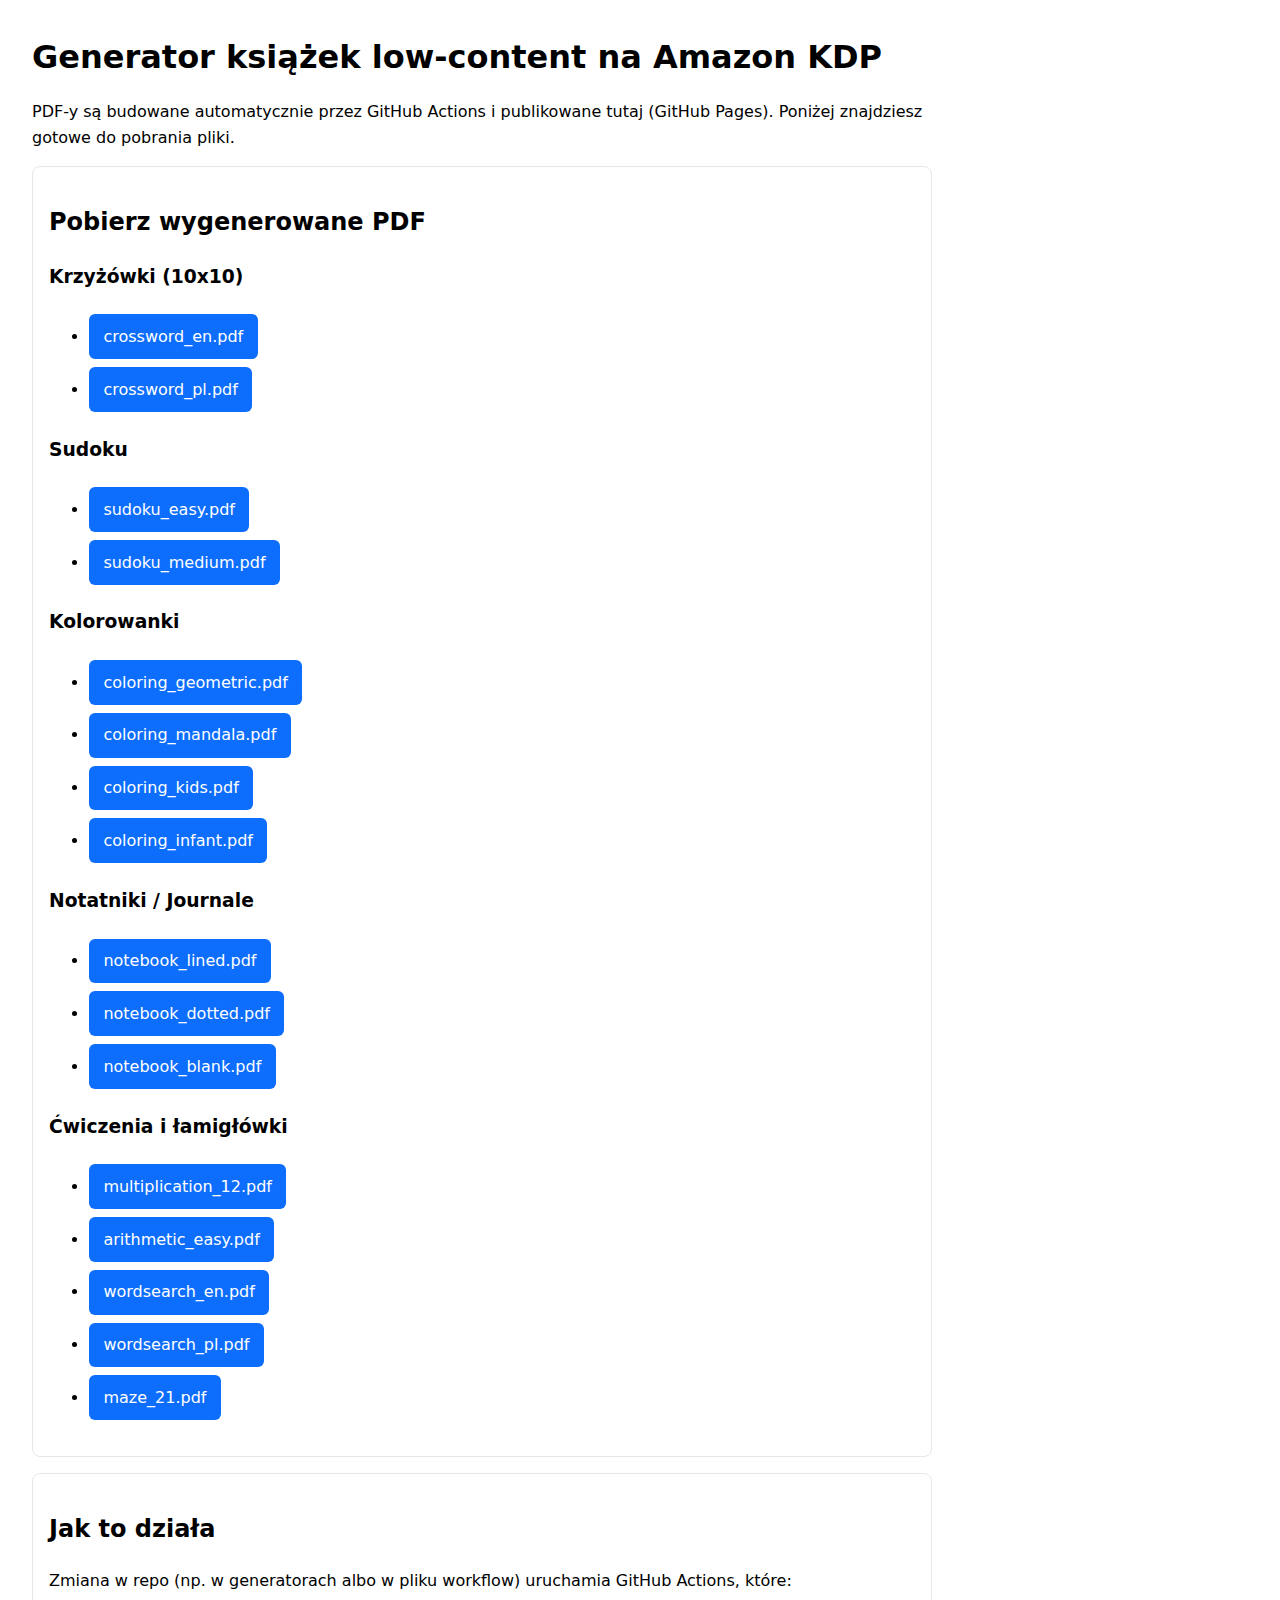
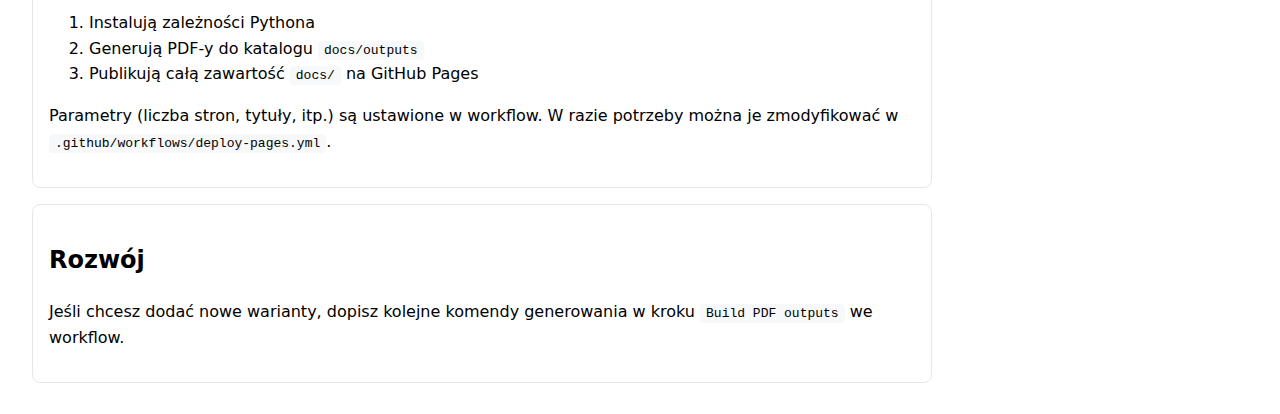
<file: docs/index.html>
<!doctype html>
<html lang="pl">
<head>
  <meta charset="utf-8" />
  <meta name="viewport" content="width=device-width, initial-scale=1" />
  <title>KDP Low-Content Generator</title>
  <style>
    body { font-family: system-ui, sans-serif; margin: 2rem; line-height: 1.6; max-width: 900px; }
    h1 { margin-bottom: 0.25rem; }
    code { background: #f6f8fa; padding: 2px 6px; border-radius: 4px; }
    pre { background: #0b1020; color: #e5e7eb; padding: 1rem; border-radius: 8px; overflow: auto; }
    a.button { display: inline-block; margin: 0.25rem 0; padding: 0.6rem 0.9rem; background: #0d6efd; color: white; text-decoration: none; border-radius: 6px; }
    .card { border: 1px solid #e5e7eb; border-radius: 8px; padding: 1rem; margin: 1rem 0; }
    ul { margin-top: 0.25rem; }
  </style>
</head>
<body>
  <h1>Generator książek low-content na Amazon KDP</h1>
  <p>PDF-y są budowane automatycznie przez GitHub Actions i publikowane tutaj (GitHub Pages). Poniżej znajdziesz gotowe do pobrania pliki.</p>

  <div class="card">
    <h2>Pobierz wygenerowane PDF</h2>
    <h3>Krzyżówki (10x10)</h3>
    <ul>
      <li><a class="button" href="outputs/crossword_en.pdf">crossword_en.pdf</a></li>
      <li><a class="button" href="outputs/crossword_pl.pdf">crossword_pl.pdf</a></li>
    </ul>
    <h3>Sudoku</h3>
    <ul>
      <li><a class="button" href="outputs/sudoku_easy.pdf">sudoku_easy.pdf</a></li>
      <li><a class="button" href="outputs/sudoku_medium.pdf">sudoku_medium.pdf</a></li>
    </ul>
    <h3>Kolorowanki</h3>
    <ul>
      <li><a class="button" href="outputs/coloring_geometric.pdf">coloring_geometric.pdf</a></li>
      <li><a class="button" href="outputs/coloring_mandala.pdf">coloring_mandala.pdf</a></li>
      <li><a class="button" href="outputs/coloring_kids.pdf">coloring_kids.pdf</a></li>
      <li><a class="button" href="outputs/coloring_infant.pdf">coloring_infant.pdf</a></li>
    </ul>
    <h3>Notatniki / Journale</h3>
    <ul>
      <li><a class="button" href="outputs/notebook_lined.pdf">notebook_lined.pdf</a></li>
      <li><a class="button" href="outputs/notebook_dotted.pdf">notebook_dotted.pdf</a></li>
      <li><a class="button" href="outputs/notebook_blank.pdf">notebook_blank.pdf</a></li>
    </ul>
    <h3>Ćwiczenia i łamigłówki</h3>
    <ul>
      <li><a class="button" href="outputs/multiplication_12.pdf">multiplication_12.pdf</a></li>
      <li><a class="button" href="outputs/arithmetic_easy.pdf">arithmetic_easy.pdf</a></li>
      <li><a class="button" href="outputs/wordsearch_en.pdf">wordsearch_en.pdf</a></li>
      <li><a class="button" href="outputs/wordsearch_pl.pdf">wordsearch_pl.pdf</a></li>
      <li><a class="button" href="outputs/maze_21.pdf">maze_21.pdf</a></li>
    </ul>
  </div>

  <div class="card">
    <h2>Jak to działa</h2>
    <p>Zmiana w repo (np. w generatorach albo w pliku workflow) uruchamia GitHub Actions, które:</p>
    <ol>
      <li>Instalują zależności Pythona</li>
      <li>Generują PDF-y do katalogu <code>docs/outputs</code></li>
      <li>Publikują całą zawartość <code>docs/</code> na GitHub Pages</li>
    </ol>
    <p>Parametry (liczba stron, tytuły, itp.) są ustawione w workflow. W razie potrzeby można je zmodyfikować w <code>.github/workflows/deploy-pages.yml</code>.</p>
  </div>

  <div class="card">
    <h2>Rozwój</h2>
    <p>Jeśli chcesz dodać nowe warianty, dopisz kolejne komendy generowania w kroku <code>Build PDF outputs</code> we workflow.</p>
  </div>
</body>
</html>
</file>
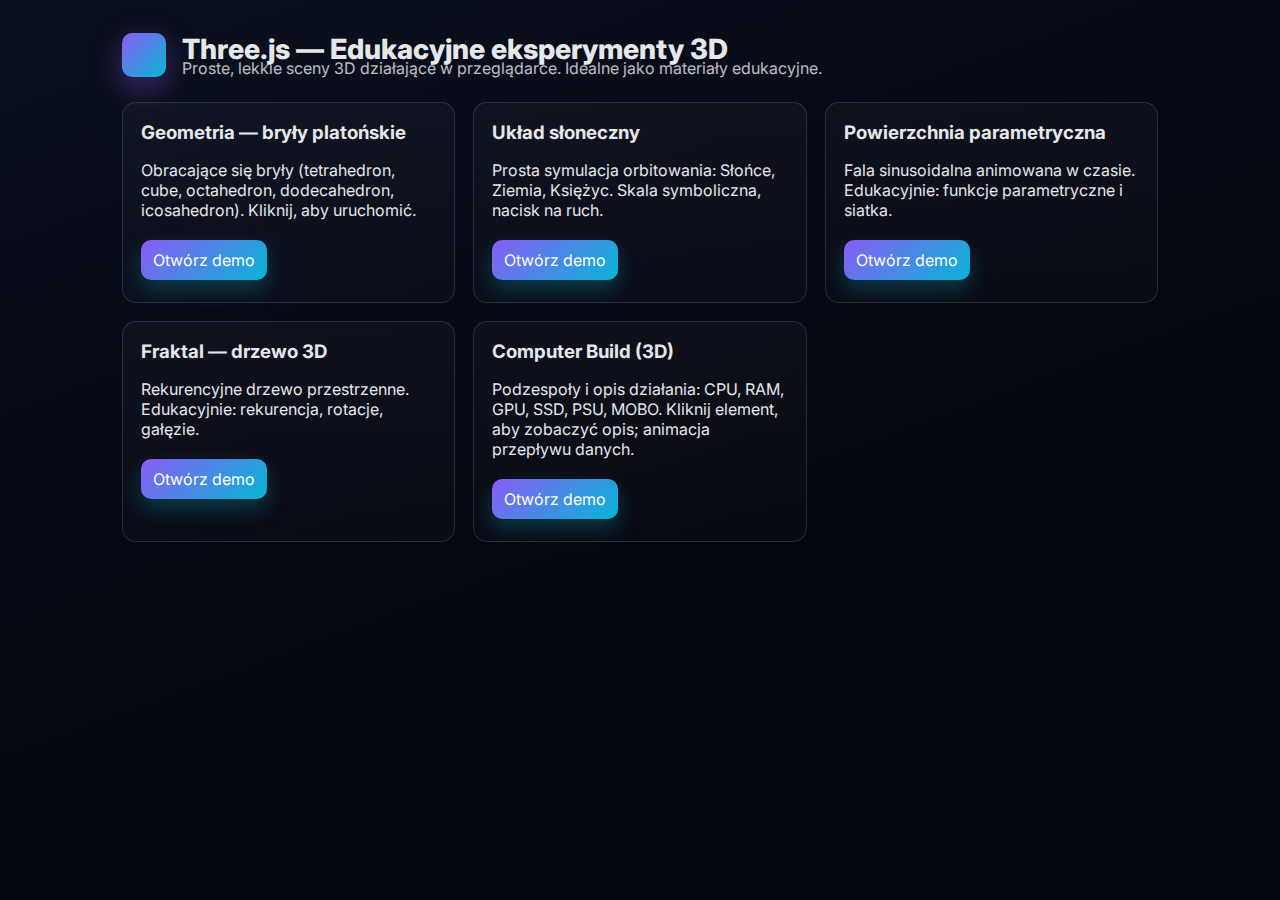
<file: docs/three/index.html>
<!doctype html>
<html lang="pl">
<head>
  <meta charset="utf-8" />
  <meta name="viewport" content="width=device-width, initial-scale=1" />
  <title>3D Experiments — Three.js</title>
  <link rel="stylesheet" href="../assets/style.css" />
</head>
<body>
  <div class="container">
    <div class="header">
      <div class="logo"></div>
      <div>
        <div class="title">Three.js — Edukacyjne eksperymenty 3D</div>
        <div class="subtitle">Proste, lekkie sceny 3D działające w przeglądarce. Idealne jako materiały edukacyjne.</div>
      </div>
    </div>

    <div class="grid">
      <div class="card">
        <h3>Geometria — bryły platońskie</h3>
        <p>Obracające się bryły (tetrahedron, cube, octahedron, dodecahedron, icosahedron). Kliknij, aby uruchomić.</p>
        <a class="button" href="shapes.html">Otwórz demo</a>
      </div>

      <div class="card">
        <h3>Układ słoneczny</h3>
        <p>Prosta symulacja orbitowania: Słońce, Ziemia, Księżyc. Skala symboliczna, nacisk na ruch.</p>
        <a class="button" href="solar.html">Otwórz demo</a>
      </div>

      <div class="card">
        <h3>Powierzchnia parametryczna</h3>
        <p>Fala sinusoidalna animowana w czasie. Edukacyjnie: funkcje parametryczne i siatka.</p>
        <a class="button" href="parametric.html">Otwórz demo</a>
      </div>

      <div class="card">
        <h3>Fraktal — drzewo 3D</h3>
        <p>Rekurencyjne drzewo przestrzenne. Edukacyjnie: rekurencja, rotacje, gałęzie.</p>
        <a class="button" href="fractal.html">Otwórz demo</a>
      </div>

      <div class="card">
        <h3>Computer Build (3D)</h3>
        <p>Podzespoły i opis działania: CPU, RAM, GPU, SSD, PSU, MOBO. Kliknij element, aby zobaczyć opis; animacja przepływu danych.</p>
        <a class="button" href="computer.html">Otwórz demo</a>
      </div>
    </div>

  </div>
</body>
</html>
</file>
<file: docs/assets/style.css>
@import url('https://fonts.googleapis.com/css2?family=Inter:wght@400;600;800&family=IBM+Plex+Mono:wght@400;600&display=swap');

:root{
  --bg:#0b1020; /* deep navy */
  --panel:#0f172a; /* slate-900 */
  --muted:#1e293b; /* slate-800 */
  --text:#e5e7eb; /* gray-200 */
  --accent:#8b5cf6; /* violet-500 */
  --accent-2:#06b6d4; /* cyan-500 */
  --link:#38bdf8; /* sky-400 */
}

*{box-sizing:border-box}
html,body{height:100%}
body{
  margin:0; padding:0; background:linear-gradient(160deg, var(--bg), #05070f 60%);
  font-family: 'Inter', system-ui, -apple-system, Segoe UI, Roboto, Helvetica, Arial, sans-serif;
  color:var(--text);
}
.container{max-width:1100px; margin:0 auto; padding:32px}
.header{display:flex; align-items:center; gap:16px; margin-bottom:24px}
.logo{width:44px; height:44px; border-radius:10px; background:linear-gradient(135deg, var(--accent), var(--accent-2)); box-shadow:0 10px 30px rgba(139,92,246,.4)}
.title{font-weight:800; font-size:28px}
.subtitle{opacity:.8; margin-top:-8px}
.grid{display:grid; grid-template-columns:repeat(auto-fill,minmax(280px,1fr)); gap:18px}
.card{background:linear-gradient(180deg, rgba(255,255,255,.03), rgba(255,255,255,.02)); border:1px solid rgba(148,163,184,.2); border-radius:14px; padding:18px}
.card h3{margin:0 0 10px 0}
.button{display:inline-flex; align-items:center; gap:8px; margin:.25rem 0; padding:10px 12px; background:linear-gradient(135deg, var(--accent), var(--accent-2)); color:white; text-decoration:none; border-radius:10px; box-shadow: 0 10px 20px rgba(6,182,212,.25)}
.button:hover{filter:brightness(1.08)}
.list{list-style:none; padding:0; margin:8px 0 0 0}
.list li{margin:6px 0}
code, pre{font-family:'IBM Plex Mono', ui-monospace, SFMono-Regular, Menlo, Monaco, Consolas, "Liberation Mono", "Courier New", monospace}
.hero{position:relative; border-radius:16px; height:220px; background:radial-gradient(1200px 400px at 10% -40%, rgba(139,92,246,.35), transparent), radial-gradient(1200px 600px at 90% 120%, rgba(6,182,212,.35), transparent); border:1px solid rgba(148,163,184,.2); overflow:hidden; margin-bottom:24px}
.canvas{position:absolute; inset:0}
.caption{position:absolute; bottom:12px; left:16px; font-size:14px; opacity:.85}
</file>
